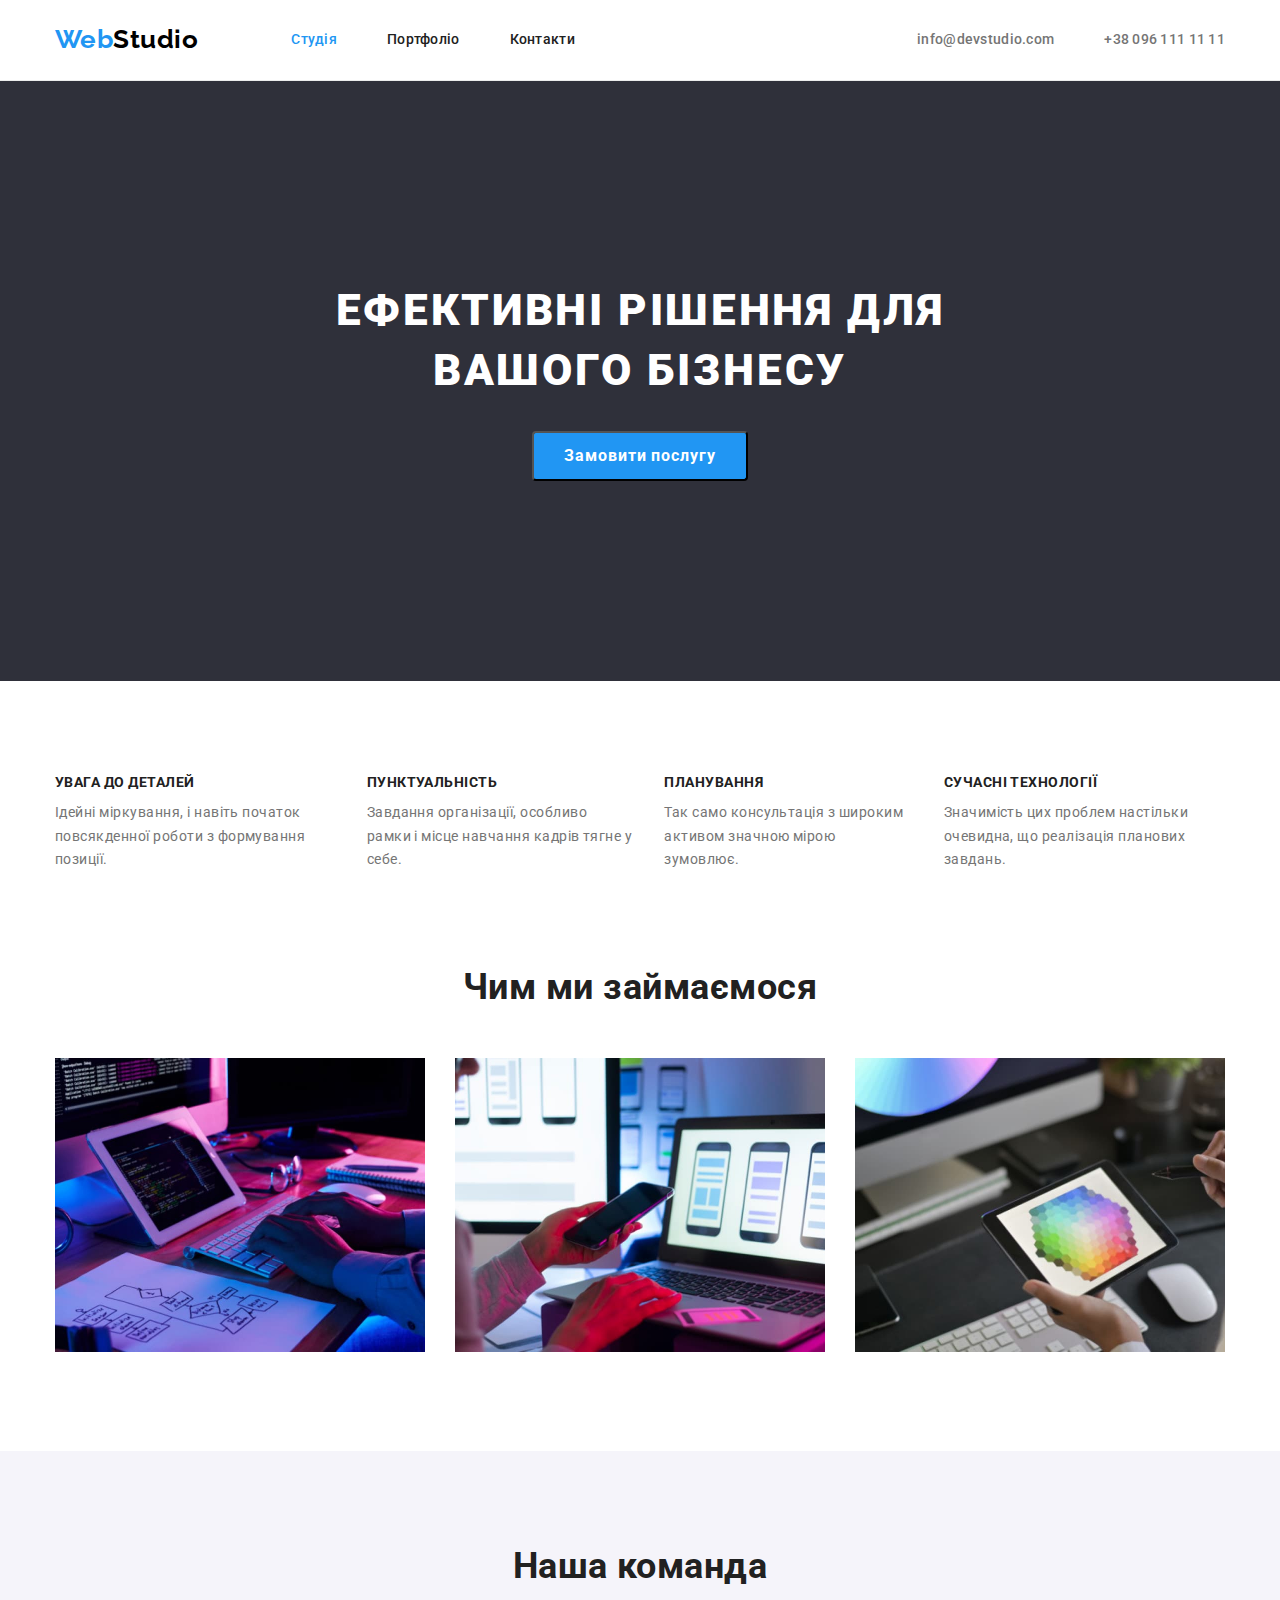
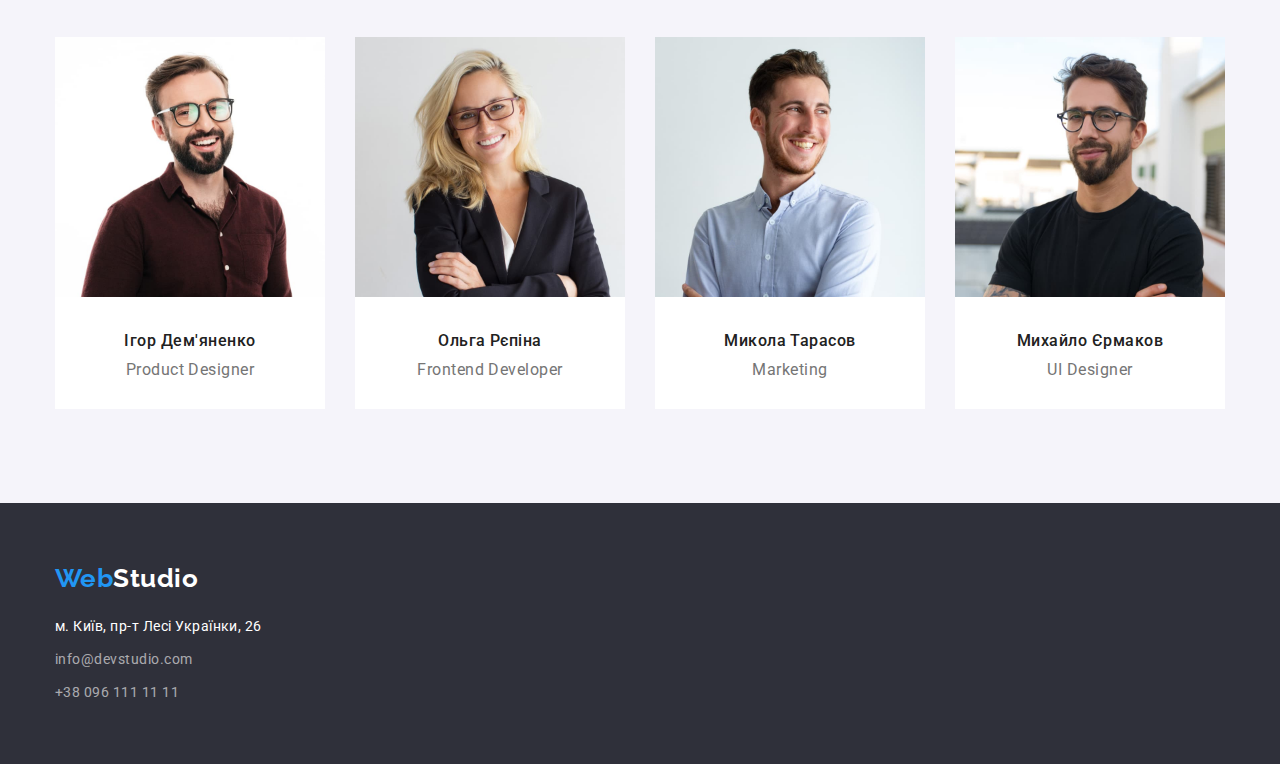
<file: index.html>
<!DOCTYPE html>
<html lang="uk">
  <head>
    <meta charset="UTF-8">
    <meta http-equiv="X-UA-Compatible" content="IE=edge">
    <meta name="viewport" content="width=device-width, initial-scale=1.0">
    <title>Студія</title>
    <link href="https://fonts.googleapis.com/css2?family=Raleway:wght@700&family=Roboto:wght@400;500;700;900&display=swap" rel="stylesheet">
    <link rel="stylesheet" href="https://cdnjs.cloudflare.com/ajax/libs/modern-normalize/1.1.0/modern-normalize.css">
    <link rel="stylesheet" href="./css/styles.css">
   
  </head>
  <body>
    <!-- Header -->
    <header class="page-header">
    <div class="container">
       
      <!-- Site Navigation: -->

       <!-- Site Logo -->
     <a href="./index.html" class="logo"><span class="accent">Web</span>Studio</a>
      <nav>
       
       <ul class="site-nav list">
         <!-- Link list -->
         <li class="item">
           <a href="./index.html" class="current-page link">Студія</a>
         </li>
         <li class="item">
           <a href="./portfolio.html" class="link">Портфоліо</a>
         </li>
         <li class="item">
           <a href="#" class="link">Контакти</a>
         </li>
       </ul>
     </nav>
     <!-- End Site Navigation -->
     <!-- Contacts: -->
     <ul class="contacts-nav list">
       <li class="item">
         <a href="mailto:info@devstudio.com" class="link">info@devstudio.com</a>
       </li>
       <li class="item">
         <a href="tel:+380961111111" class="link">+38 096 111 11 11</a>
       </li>
     </ul>
     <!-- End Contacts -->
    </div>
    </header>
    <!-- End Header -->

    <!-- Main content: -->
    <main>
      <!-- HERO: -->
      <section class="hero">
        <div class="container">
          <h1 class="hero-title">Ефективні рішення для вашого бізнесу</h1>
          <button type="button" class="button">Замовити послугу</button>  
        </div>
      </section>
      <!-- End HERO -->

      <!-- Features: -->
      <section class="section feature-section">
<div class="container">
  <h2 class="section-title visually-hidden">Наші переваги</h2>
  <ul class="feature-list list">
    <li class="item">
      <h3 class="title">Увага до деталей</h3>
      <p class="feature-descr">
        Ідейні міркування, і навіть початок повсякденної роботи з
        формування позиції.
      </p>
    </li>
    <li class="item">
      <h3 class="title">Пунктуальність</h3>
      <p class="feature-descr">
        Завдання організації, особливо рамки і місце навчання кадрів тягне
        у себе.
      </p>
    </li>
    <li class="item">
      <h3 class="title">Планування</h3>
      <p class="feature-descr">
        Так само консультація з широким активом значною мірою зумовлює.
      </p>
    </li>
    <li class="item">
      <h3 class="title">Сучасні технології</h3>
      <p class="feature-descr">
        Значимість цих проблем настільки очевидна, що реалізація планових
        завдань.
      </p>
    </li>
  </ul>
</div>
      </section>
      <!-- End Features -->

      <!-- Directions: -->
      <section class="section">
<div class="container">
  <h2 class="section-title">Чим ми займаємося</h2>
  <ul class="direction-list list">
    <li class="item">
      <img
        src="./images/img1.jpg"
        alt="Веб-розробка"
        width="370"
        height="294">
    </li>
    <li class="item">
      <img
        src="./images/img2.jpg"
        alt="Мобільна розробка"
        width="370"
        height="294">
    </li>
    <li class="item">
      <img
        src="./images/img3.jpg"
        alt="Дизайн"
        width="370"
        height="294">
    </li>
  </ul>
</div>
      </section>
      <!-- End Directions -->

      <!-- Team Members: -->
      <section class="team-section section">
<div class="container">
  <h2 class="section-title">Наша команда</h2>
  <ul class="member-list list">
    <li class="member-card">
      <img
        src="./images/team-card1.jpg"
        alt="Учасник 1"
        width="270"
        height="260">
      <div class="card-container">
        <h3 class="title">Ігор Дем'яненко</h3>
      <p class="card-descr" lang="en">Product Designer</p>
      </div>
    </li>
    <li class="member-card">
      <img
        src="./images/team-card2.jpg"
        alt="Учасник 2"
        width="270"
        height="260">
      <div class="card-container">
        <h3 class="title">Ольга Рєпіна</h3>
      <p class="card-descr" lang="en">Frontend Developer</p>
      </div>
    </li>
    <li class="member-card">
      <img
        src="./images/team-card3.jpg"
        alt="Учасник 3"
        width="270"
        height="260">
      <div class="card-container">
        <h3 class="title">Микола Тарасов</h3>
      <p class="card-descr" lang="en">Marketing</p>
      </div>
    </li>
    <li class="member-card">
      <img
        src="./images/team-card4.jpg"
        alt="Учасник 4"
        width="270"
        height="260">
     <div class="card-container">
      <h3 class="title">Михайло Єрмаков</h3>
      <p class="card-descr" lang="en">UI Designer</p>
     </div>
    </li>
  </ul>
</div>
      </section>
      <!-- End Team Members -->
    </main>
    <!-- End Main Content -->

    <!-- Footer: -->
    <footer class="page-footer"> 
<div class="container">
        <!-- Site Logo -->
        <a href="./index.html" class="logo"><span class="accent">Web</span>Studio</a>
        <!-- Contacts: -->
        <address>
          <ul class="address-list list">
            <li class="item">
              <a
                href="https://goo.gl/maps/x9aKFmAfyXgnvs488"
                target="_blank"
                rel="noopener noreferrer nofollow"
                class="address-link"
                >м. Київ, пр-т Лесі Українки, 26</a
              >
            </li>
            <li class="item">
              <a href="mailto:info@devstudio.com" class="link">info@devstudio.com</a>
            </li>
            <li class="item">
              <a href="tel:+380961111111" class="link">+38 096 111 11 11</a>
            </li>
          </ul>
        </address>
        <!-- End Contacts -->
</div>
    </footer>
    <!-- End Footer -->
  </body>
</html>
</file>
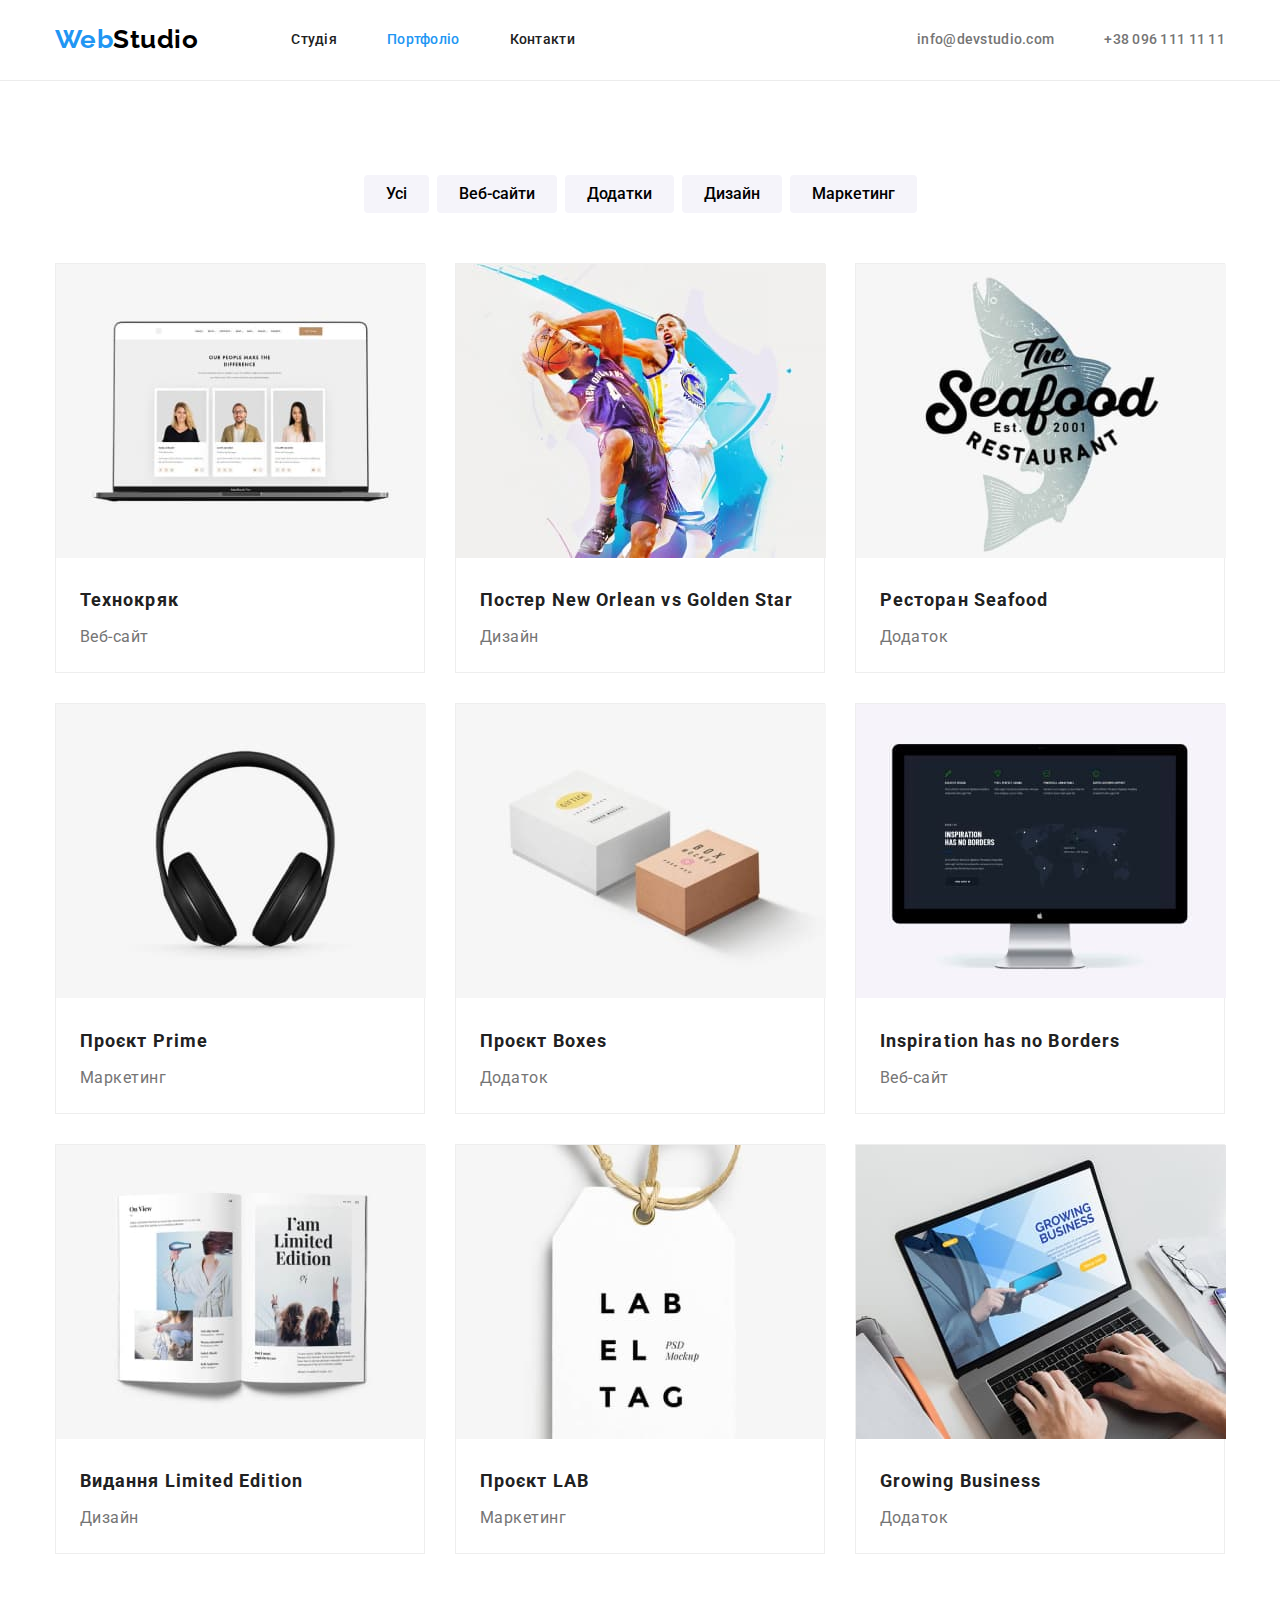
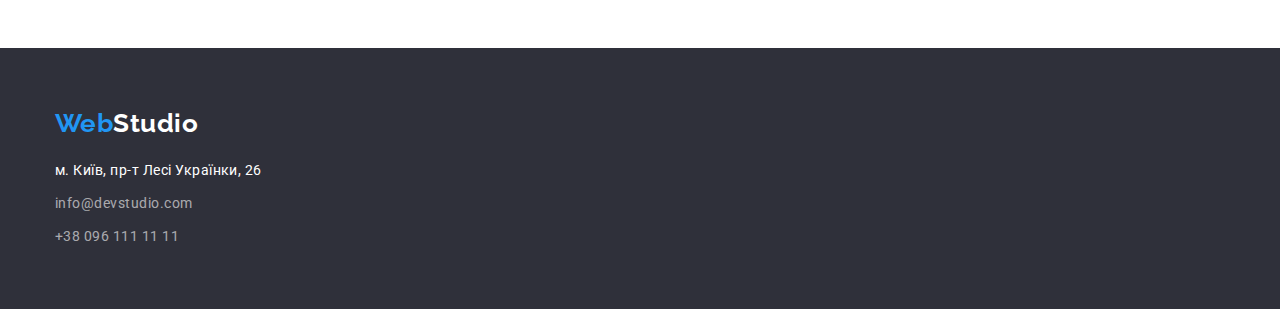
<file: portfolio.html>
<!DOCTYPE html>
<html lang="uk">
<head>
    <meta charset="UTF-8">
    <meta http-equiv="X-UA-Compatible" content="IE=edge">
    <meta name="viewport" content="width=device-width, initial-scale=1.0">
    <title>Портфоліо</title>
    <link href="https://fonts.googleapis.com/css2?family=Raleway:wght@700&family=Roboto:wght@400;500;700;900&display=swap" rel="stylesheet">
    <link rel="stylesheet" href="https://cdnjs.cloudflare.com/ajax/libs/modern-normalize/1.1.0/modern-normalize.css">
    <link rel="stylesheet" href="./css/styles.css">
    
</head>
<body>
     <!-- Header -->
     <header class="page-header">
      <div class="container">
         
        <!-- Site Navigation: -->
  
         <!-- Site Logo -->
       <a href="./index.html" class="logo"><span class="accent">Web</span>Studio</a>
        <nav>
         
         <ul class="site-nav list">
           <!-- Link list -->
           <li class="item">
             <a href="./index.html" class="link">Студія</a>
           </li>
           <li class="item">
             <a href="./portfolio.html" class="current-page link">Портфоліо</a>
           </li>
           <li class="item">
             <a href="#" class="link">Контакти</a>
           </li>
         </ul>
       </nav>
       <!-- End Site Navigation -->
       <!-- Contacts: -->
       <ul class="contacts-nav list">
         <li class="item">
           <a href="mailto:info@devstudio.com" class="link">info@devstudio.com</a>
         </li>
         <li class="item">
           <a href="tel:+380961111111" class="link">+38 096 111 11 11</a>
         </li>
       </ul>
       <!-- End Contacts -->
      </div>
      </header>
      <!-- End Header -->
<!-- Main Content: -->
 <main>
    <!-- Projects: -->
<section class="projects-section">
<div class="container">
  <h1 class="title visually-hidden">Галерея проектів</h1>
  <!-- Filter: -->
  <ul class="filter list">
      <li class="item"><button type="button" class="button">Усі</button></li>
      <li class="item"><button type="button" class="button">Веб-сайти</button></li>
      <li class="item"><button type="button" class="button">Додатки</button></li>
      <li class="item"><button type="button" class="button">Дизайн</button></li>
      <li class="item"><button type="button" class="button">Маркетинг</button></li>
  </ul>
  <!-- Links to projects: -->
  <ul class="project-list list">
      <li class="project-card">
          <a href="#" class="link">
              <img src="./images/macbook-screan.jpg" alt="Сторінка сайту Технокряк" width="370" height="294">
              <div class="card-container">
                <h2 class="title">Технокряк</h2>
              <p class="card-descr">Веб-сайт</p>
              </div>
          </a>
      </li>
      <li class="project-card">
          <a href="#" class="link">
              <img src="./images/match-poster.jpg" alt="Афіша баскетбольного матчу" width="370" height="294">
             <div class="card-container">
              <h2 class="title">Постер <span lang="en">New Orlean vs Golden Star</span></h2>
              <p class="card-descr">Дизайн</p>
             </div>
          </a>
      </li>
      <li class="project-card">
          <a href="#" class="link">
              <img src="./images/restaurant-logo.jpg" alt="Логотип ресторану" width="370" height="294">
              <div class="card-container">
                <h2 class="title">Ресторан <span lang="en">Seafood</span></h2>
              <p class="card-descr">Додаток</p>
              </div>
          </a>
      </li>
      <li class="project-card">
          <a href="#" class="link">
              <img src="./images/headphones.jpg" alt="Навушники" width="370" height="294">
              <div class="card-container">
                <h2 class="title">Проєкт <span lang="en">Prime</span></h2>
              <p class="card-descr">Маркетинг</p>
              </div>
          </a>
      </li>
      <li class="project-card">
          <a href="#" class="link">
              <img src="./images/boxes.jpg" alt="Біла та коричнева коробки" width="370" height="294">
             <div class="card-container">
              <h2 class="title">Проєкт <span lang="en">Boxes</span></h2>
              <p class="card-descr">Додаток</p>
             </div>
          </a>
      </li>
      <li class="project-card">
          <a href="#" class="link">
              <img src="./images/monitor.jpg" alt="Комп'ютерний монітор" width="370" height="294">
            <div class="card-container">
              <h2 class="title" lang="en">Inspiration has no Borders</h2>
              <p class="card-descr">Веб-сайт</p>
            </div>
          </a>
      </li>
      <li class="project-card">
          <a href="#" class="link">
              <img src="./images/magazine.jpg" alt="Журнал" width="370" height="294">
              <div class="card-container">
                <h2 class="title">Видання <span lang="en">Limited Edition</span></h2>
              <p class="card-descr">Дизайн</p>
              </div>
          </a>
      </li>
      <li class="project-card">
          <a href="#" class="link">
              <img src="./images/lab-tag.jpg" alt="Товарна бірка" width="370" height="294">
             <div class="card-container">
              <h2 class="title">Проєкт LAB</h2>
              <p class="card-descr">Маркетинг</p>
             </div>
          </a>
      </li>
      <li class="project-card">
          <a href="#" class="link">
              <img src="./images/laptop.jpg" alt="Ноутбук" width="370" height="294">
              <div class="card-container">
                <h2 class="title" lang="en">Growing Business</h2>
              <p class="card-descr">Додаток</p>
              </div>
          </a>
      </li>
  </ul>

</div>
</section>
<!-- End Projects -->
</main>
<!-- End Main Content -->

 <!-- Footer: -->
 <footer class="page-footer"> 
  <div class="container">
          <!-- Site Logo -->
          <a href="./index.html" class="logo"><span class="accent">Web</span>Studio</a>
          <!-- Contacts: -->
          <address>
            <ul class="address-list list">
              <li class="item">
                <a
                  href="https://goo.gl/maps/x9aKFmAfyXgnvs488"
                  target="_blank"
                  rel="noopener noreferrer nofollow"
                  class="address-link"
                  >м. Київ, пр-т Лесі Українки, 26</a
                >
              </li>
              <li class="item">
                <a href="mailto:info@devstudio.com" class="link">info@devstudio.com</a>
              </li>
              <li class="item">
                <a href="tel:+380961111111" class="link">+38 096 111 11 11</a>
              </li>
            </ul>
          </address>
          <!-- End Contacts -->
  </div>
      </footer>
  <!-- End Footer -->

</body>
</html>
</file>
<file: css/styles.css>
/* Color Palette: */
:root {
  --primary-black-color: #000000;
  --primary-white-color: #ffffff;
  --primary-bg-color: #f5f5f5;
  --secondary-bg-color: #f5f4fa;
  --footer-bg-color: #2f303a;
  --primary-text-color: #757575;
  --title-text-color: #212121;
  --accent-color: #2196f3;
  --contacts-text-color: rgba(255, 255, 255, 0.6);
}

body {
  background-color: var(--primary-white-color);
  color: var(--primary-text-color);

  font-family: "Roboto", sans-serif;
  letter-spacing: 0.03em;
}

h1, h2, h3, h4, h5, h6, p, ul {
  padding: 0;
  margin: 0;
}

.container {
  width: 1200px;
  margin: 0 auto;
  padding-left: 15px;
  padding-right: 15px;
  /* outline: 2px dashed tomato; */
}

/* Header styles: */
.page-header .container {
  display: flex;
  align-items: center;
}

.page-header {
  background-color: var(--primary-white-color);

  border-bottom: 1px solid #ECECEC;
}

/* Site-Nav styles: */
/* Logo: */
.logo {
  color: var(--primary-black-color);

  font-family: "Raleway", sans-serif;
  font-weight: 700;
  font-size: 26px;
  line-height: 1.2;
}
.accent {
  color: var(--accent-color);
}

.list {
  list-style: none;
}

.link,
.address-link,
.logo {
  text-decoration: none;
}

.site-nav {
  display: flex;
  margin-left: 93px;
}

/* .site-nav .item {
  outline: 1px dashed teal;
} */

/* .site-nav .item:not(:last-child) {
  margin-right: 50px;
} */
.site-nav .item + .item {
  margin-left: 50px;
}

.site-nav .link {
  color: var(--title-text-color);

  display: block;
  padding-top: 32px;
  padding-bottom: 32px;
}

/* Contacts styles: */
.contacts-nav {
  display: flex;
  margin-left: auto;

}

.contacts-nav .item + .item {
  margin-left: 50px;
}

.contacts-nav .link {
  color: var(--primary-text-color);
  
  display: block;
  padding-top: 32px;
  padding-bottom: 32px;
}

.site-nav .link,
.contacts-nav .link {
    font-weight: 500;
  font-size: 14px;
  line-height: 1.14;
  letter-spacing: 0.02em;
}

.logo:hover,
.logo:focus,
.site-nav .link:hover,
.site-nav .link:focus,
.contacts-nav .link:hover,
.contacts-nav .link:focus,
.page-footer .link:hover,
.page-footer .link:focus  {
  color: var(--accent-color);
}

.site-nav .current-page {
  color: var(--accent-color);
}
/* End Header styles */

/* Hero styles: */
.hero {
  padding-top: 200px;
  padding-bottom: 200px;
  background-color: var(--footer-bg-color);
  text-align: center;
}


.hero-title {
  width: 696px;
  margin-left: auto;
  margin-right: auto;
  margin-bottom: 30px;

  color: var(--primary-white-color);

  font-style: normal;
  font-weight: 900;
  font-size: 44px;
  line-height: 1.36;
  letter-spacing: 0.06em;
  text-transform: uppercase;
}

.hero .button {
  display: inline-block;
  align-items: center;
  border-radius: 4px;
  width: 216px;
  height: 50px;
  left: 692px;
  top: 430px;
  
  background-color: var(--accent-color);
  color: var(--primary-white-color);

  font-family: inherit;
  font-weight: 700;
  font-size: 16px;
  line-height: 1.88;
  letter-spacing: 0.06em;

  cursor: pointer;
}
/* End Hero styles */

/* Features, Directions & Team Members styles: */
.section {
  padding-top: 94px;
  padding-bottom: 94px;
}

.section .section-title,
.team-section .section-title {
  color: var(--title-text-color);

  font-style: normal;
  font-weight: 700;
  font-size: 36px;
  line-height: 1.17;
  text-align: center;
}

/* Features styles: */
.feature-section {
  padding-bottom: 0;
}

.feature-list {
  display: flex;
  
}

/* .feature-list .item {
  outline: 1px dashed teal;
} */

.feature-list .item + .item {
  margin-left: 30px;
}

/* Hidden section title styles: */
.visually-hidden {
    position: absolute;
    white-space: nowrap;
    width: 1px;
    height: 1px;
    overflow: hidden;
    border: 0;
    padding: 0;
    clip: rect(0 0 0 0);
    clip-path: inset(50%);
    margin: -1px;
}

.feature-list .title {
  color: var(--title-text-color);

  font-style: normal;
  font-weight: 700;
  font-size: 14px;
  line-height: 1.14;
  text-transform: uppercase;

  margin-bottom: 10px;
}

.feature-descr {
  font-size: 14px;
  line-height: 1.71;
}

/* Directions styles: */
.direction-list {
  display: flex;
}

/* .direction-list .item {
  outline: 1px dashed teal;
} */

.section .section-title {
  margin-bottom: 50px;
}

.direction-list .item + .item {
  margin-left: 30px;
}



/* Team styles: */
.team-section {
  background-color: var(--secondary-bg-color);
}

.team-section .section-title {
  margin-bottom: 50px;
}

.member-list {
  display: flex;
}

/* .member-list .member-card {
  outline: 1px dashed teal;
} */

.member-list .member-card + .member-card {
  margin-left: 30px;
}

.team-section .member-card {
  background-color: var(--primary-white-color);
}

.member-card .card-container {
padding-top: 30px;
padding-bottom: 30px;
}

.member-card .title {
  margin-bottom: 10px;

  color: var(--title-text-color);

  font-style: normal;
  font-weight: 500;
}

.member-card .title,
.member-card .card-descr {
    font-size: 16px;
    line-height: 1.19;
    text-align: center;
}
/* End Features, Directions & Team Members styles */

/* Footer styles: */
.page-footer {
  padding-top: 60px;
  padding-bottom: 60px;

  background-color: var(--footer-bg-color);
}

.page-footer .logo {
  display: inline-block;
  margin-bottom: 20px;

  color: var(--primary-white-color);
  
  
}

.page-footer .link {
  /* outline: 1px dotted teal; */
 display: inline-block;


  color: var(--contacts-text-color);

  font-style: normal;
  font-size: 14px;
  line-height: 1.71;
}

.address-list .item + .item {
  margin-top: 9px;
}

.page-footer .address-link {
  display: inline-block;

  color: var(--primary-white-color);

  font-style: normal;
  font-size: 14px;
  line-height: 1.71;
}
/* End Footer styles */

/* Portfolio styles: */

/* Filter styles: */
.projects-section {
  padding-top: 94px;
  padding-bottom: 94px;
}

.filter {
  display: flex;
  justify-content: center;
  align-items: flex-start;

  margin-bottom: 50px;
}

/* .filter .item {
  outline: 1px dotted teal;
} */

.filter .item + .item {
  margin-left: 8px;
}

.filter .button {
  padding: 6px 22px;
  border: none;
  border-radius: 4px;

  background-color: var(--secondary-bg-color);
  cursor: pointer;

  font-family: inherit;
  font-weight: 500;
  font-size: 16px;
  line-height: 1.62;
  text-align: center;
}

.filter .button:hover,
.filter .button:focus {
  background-color: var(--accent-color);
  color: var(--primary-white-color);
}

/* Grid styles */
.project-list {
  display: flex;
  flex-wrap: wrap;
}

.project-card {
  /* outline: 1px dotted teal; */
  width: calc((100% - 60px) / 3);
  margin-right: 30px;
  margin-bottom: 30px;
  border: 1px solid #EEEEEE;
}

.project-list .project-card:nth-child(3n) {
  margin-right: 0;
}

.project-card:nth-last-child(-n+3) {
  margin-bottom: 0;
}

.projects-section > .title {
  color: var(--title-text-color);
}

.project-card .title {
/* margin: 20px 24px 4px 24px; */
margin-bottom: 4px;
  color: var(--title-text-color);

  font-style: normal;
  font-weight: 700;
  font-size: 18px;
  line-height: 2.0;
  letter-spacing: 0.06em;
}

.project-card .card-descr {
  /* margin: 0 24px 20px 24px; */
  color: var(--primary-text-color);

  font-size: 16px;
  line-height: 1.88;
}
.project-card .card-container {
padding: 20px 24px;
 }
/* End Portfolio styles */
</file>
